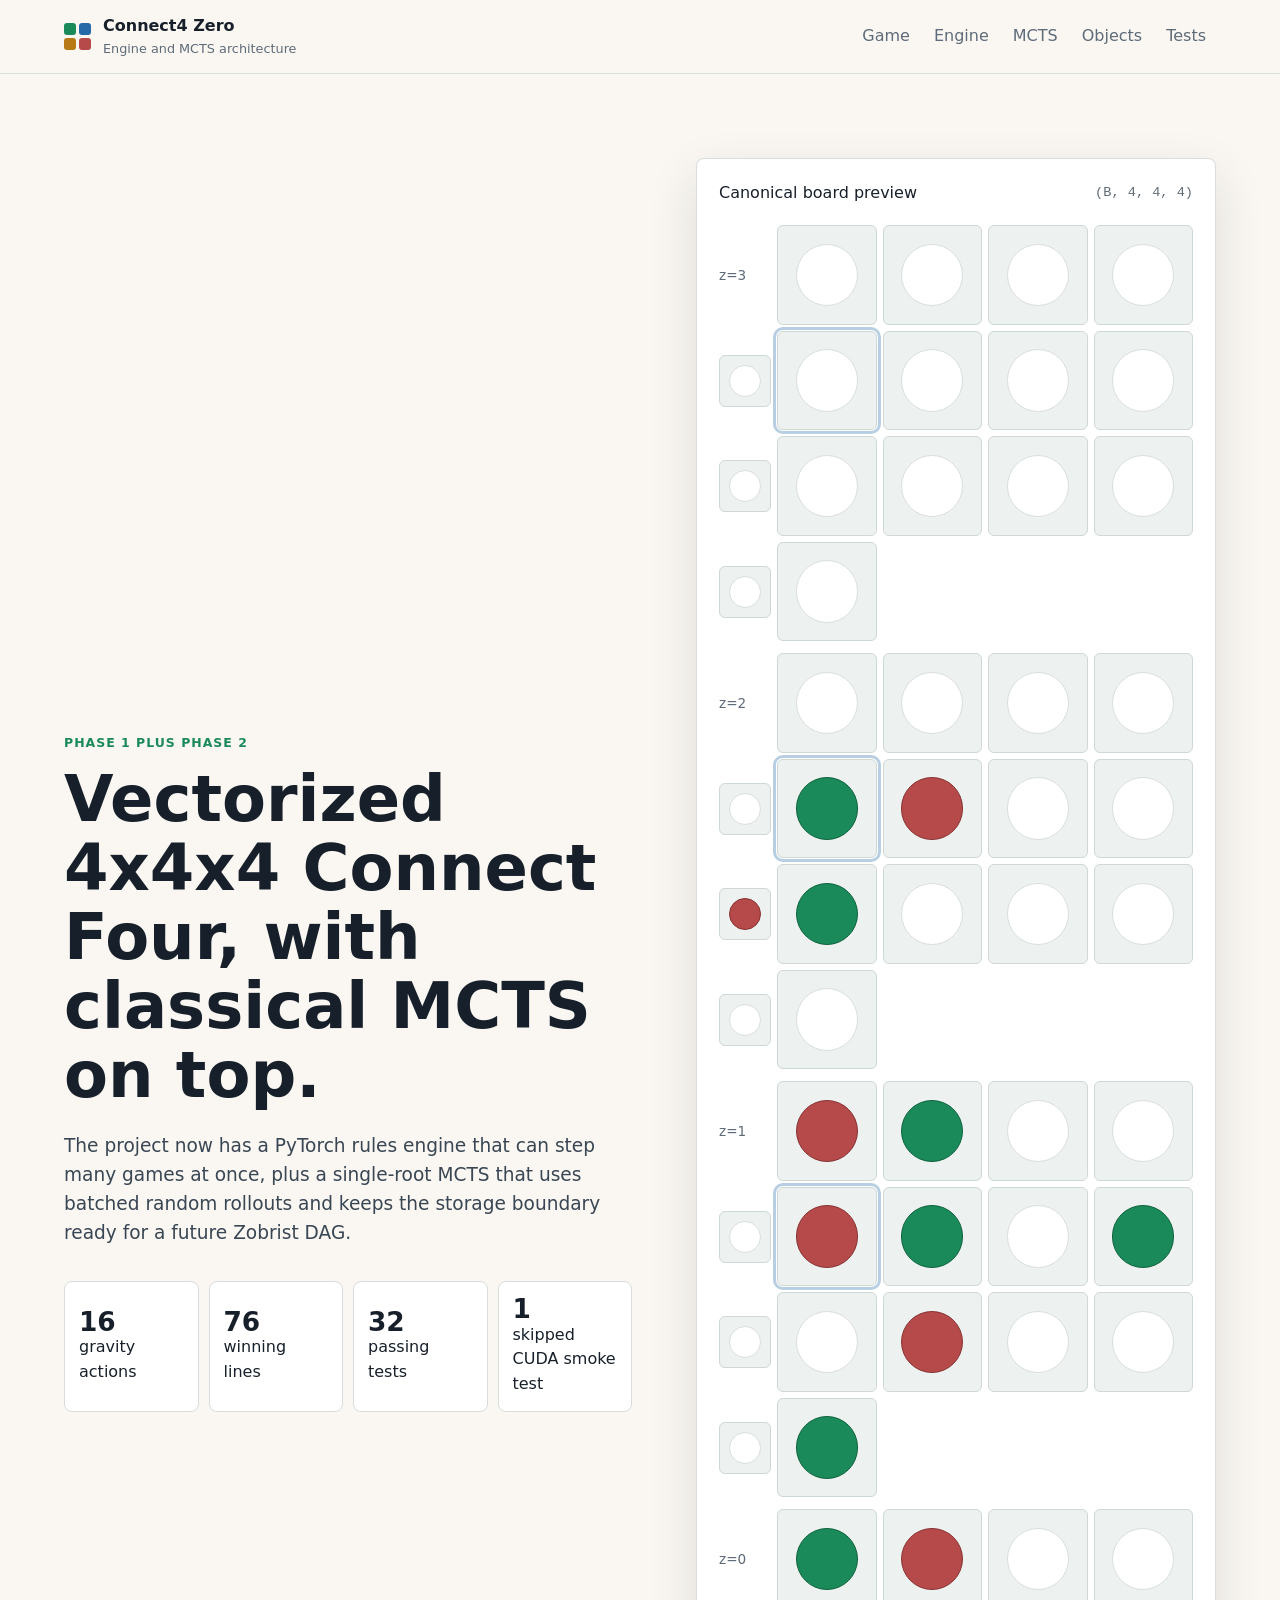
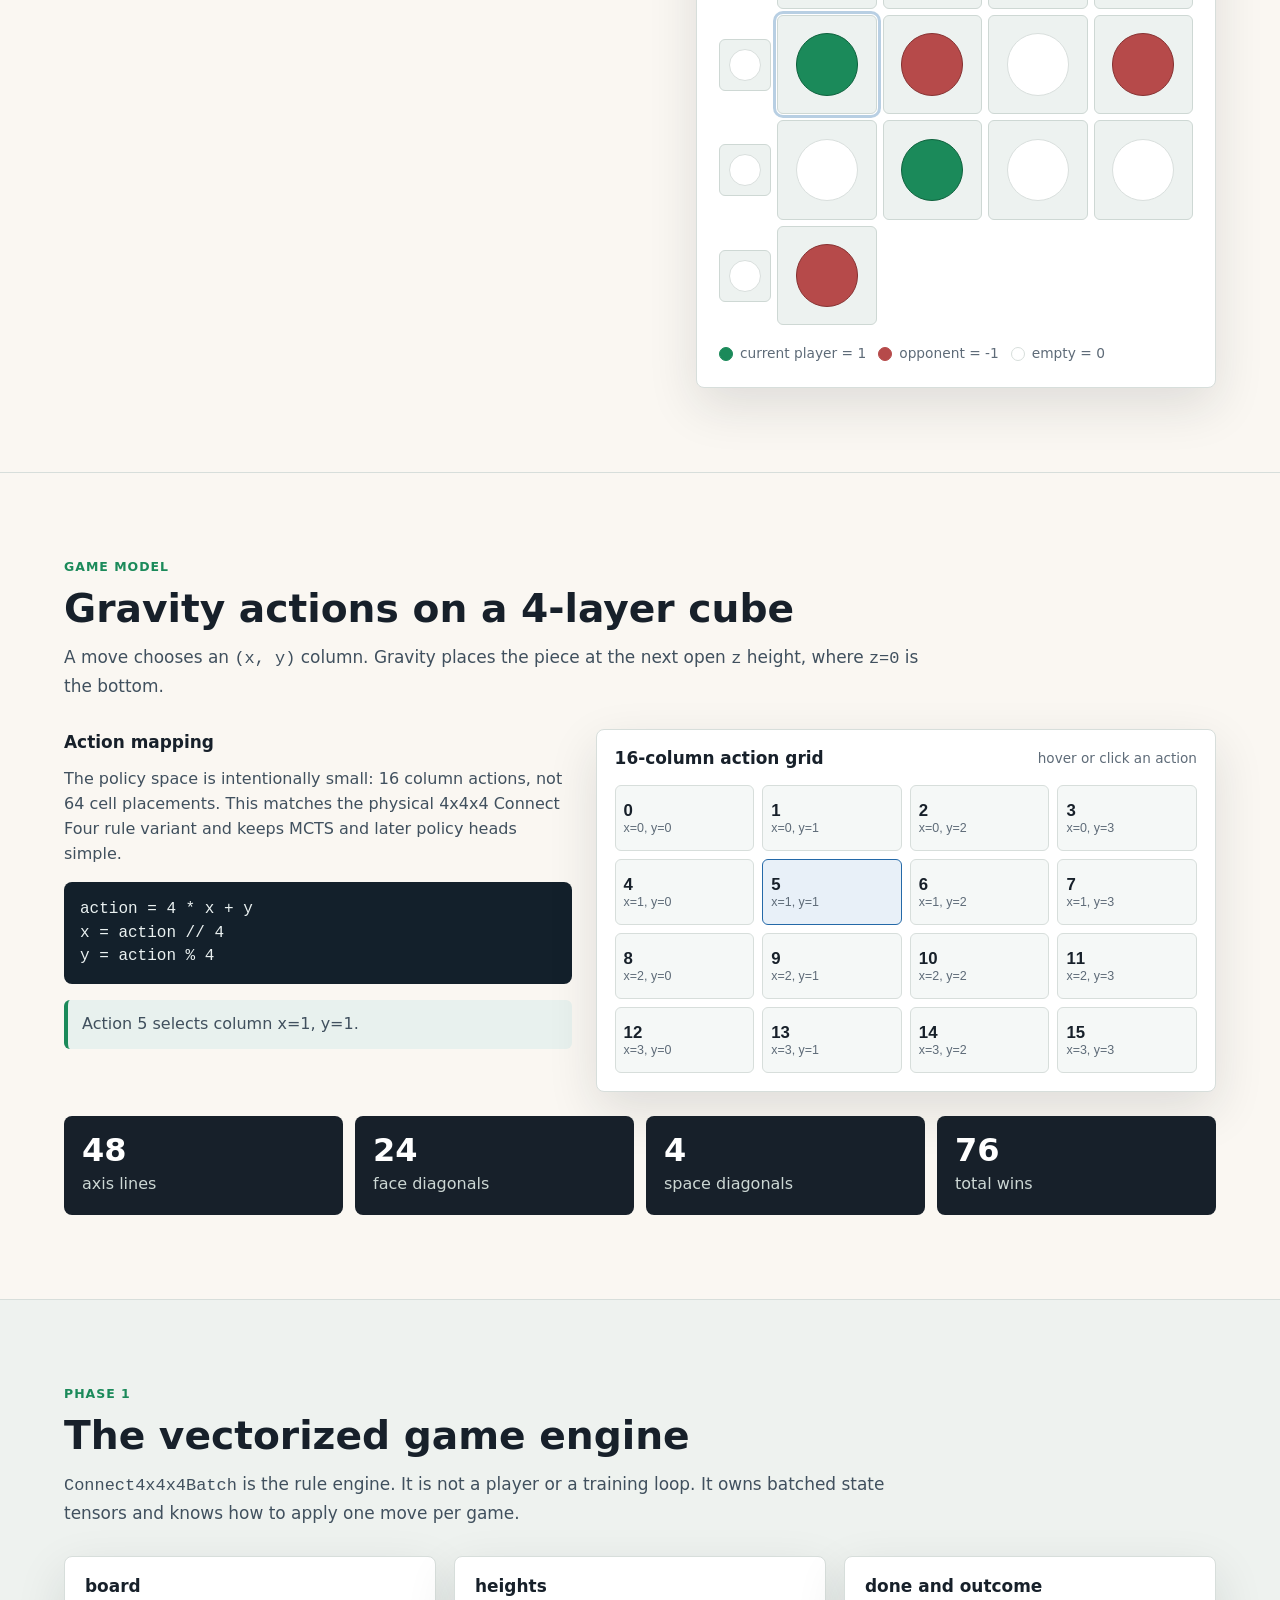
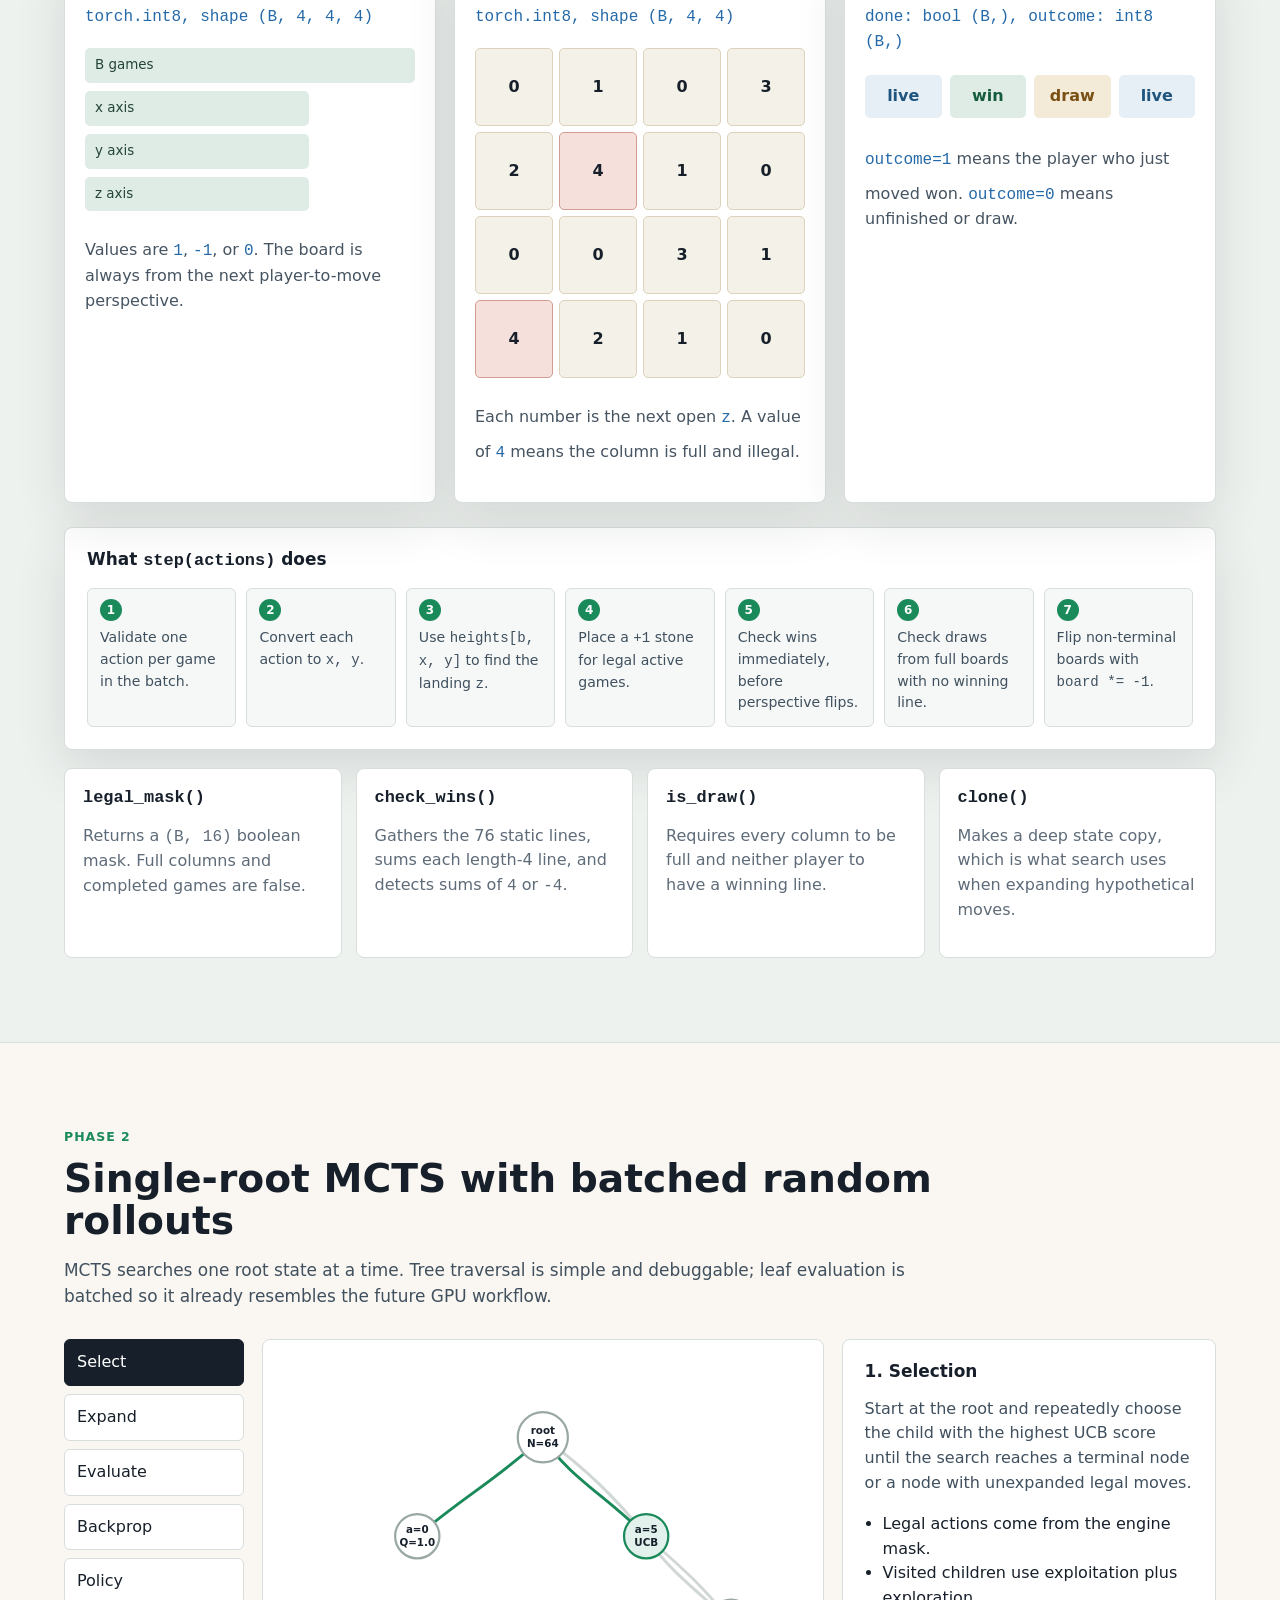
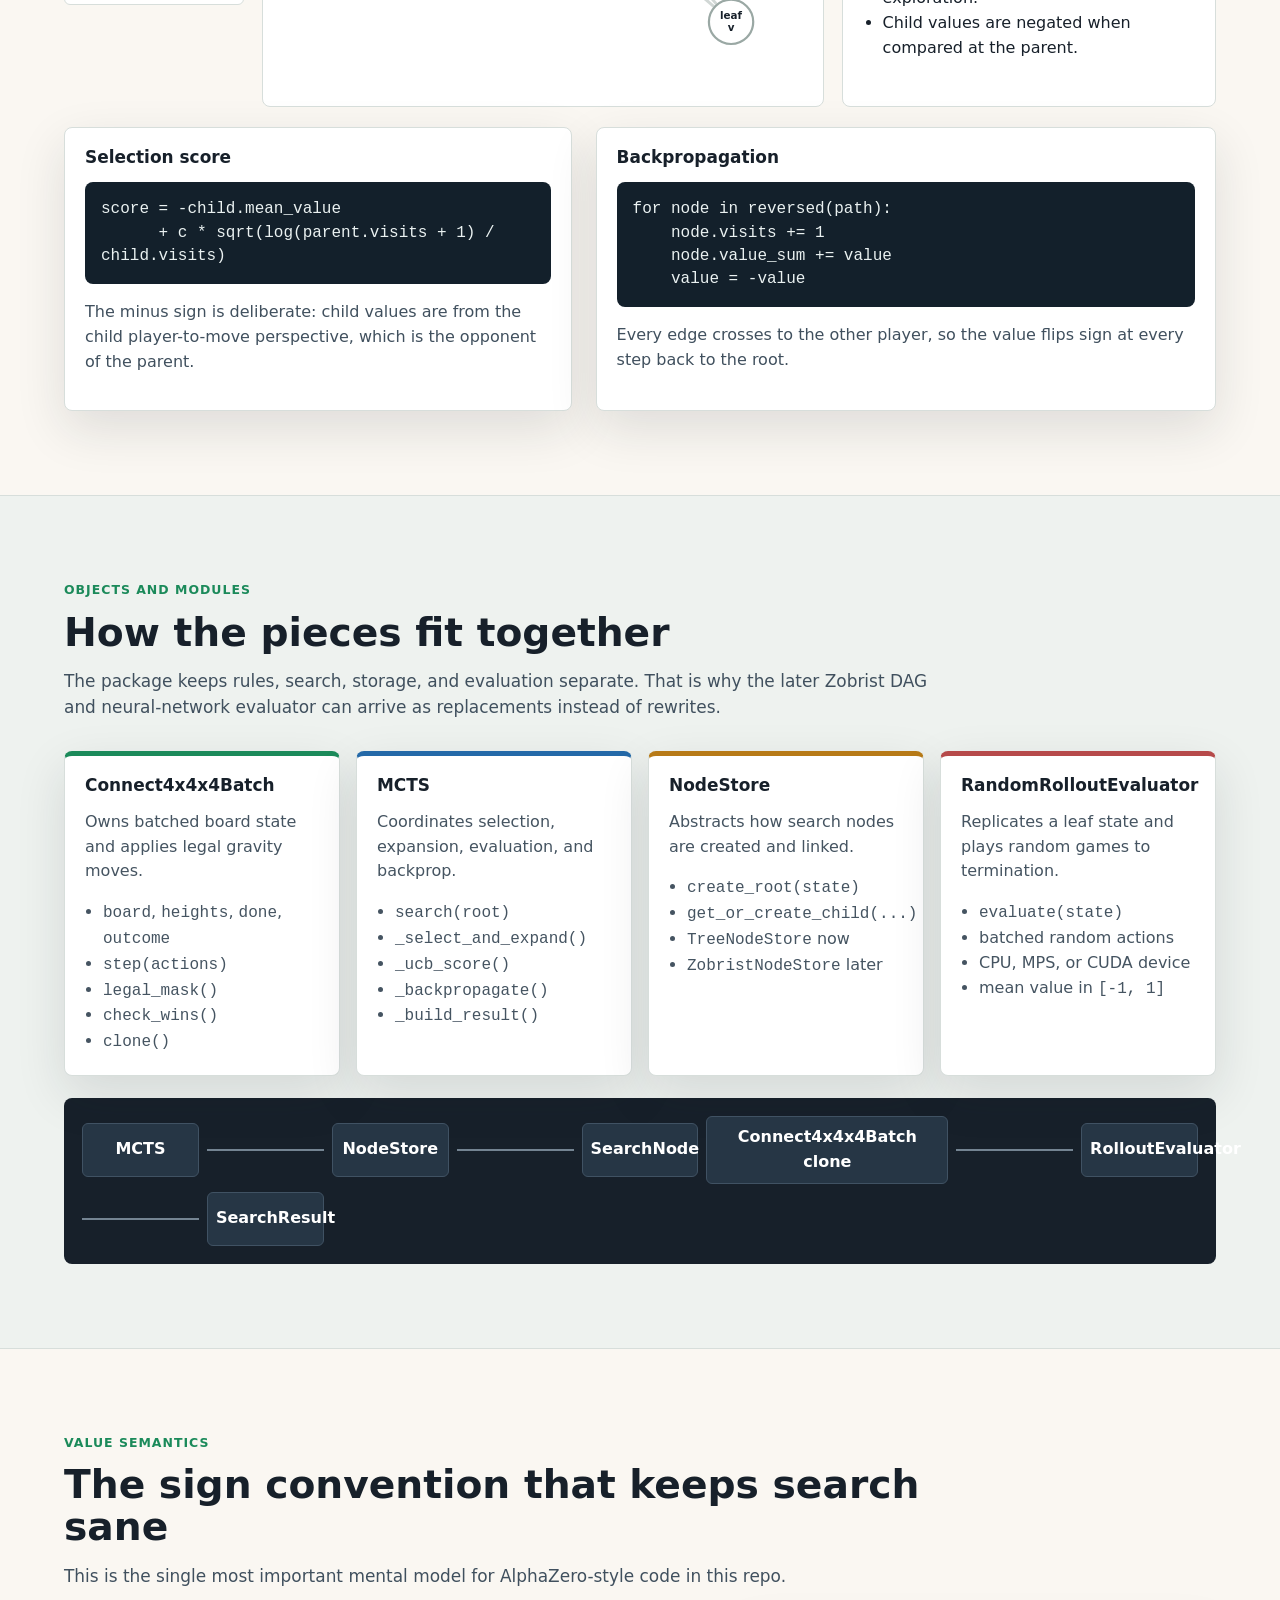
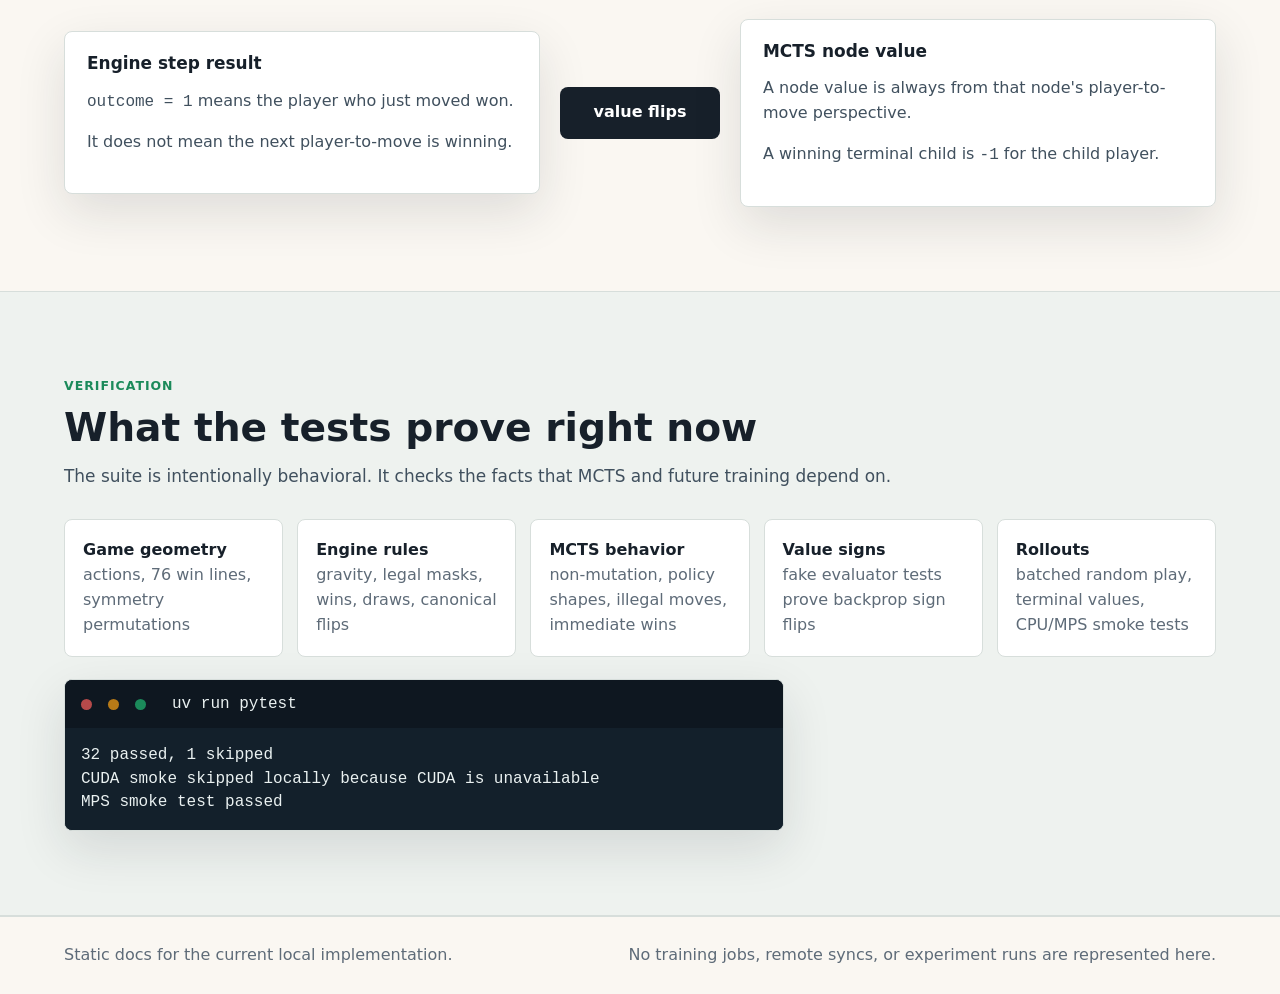
<file: docs/site/index.html>
<!doctype html>
<html lang="en">
  <head>
    <meta charset="utf-8" />
    <meta name="viewport" content="width=device-width, initial-scale=1" />
    <title>Connect4 Zero Architecture</title>
    <link rel="stylesheet" href="styles.css" />
  </head>
  <body>
    <a class="skip-link" href="#main">Skip to content</a>

    <header class="site-header">
      <div class="site-mark">
        <span class="mark-grid" aria-hidden="true">
          <span></span><span></span><span></span><span></span>
        </span>
        <div>
          <strong>Connect4 Zero</strong>
          <small>Engine and MCTS architecture</small>
        </div>
      </div>
      <nav class="top-nav" aria-label="Page sections">
        <a href="#game">Game</a>
        <a href="#engine">Engine</a>
        <a href="#search">MCTS</a>
        <a href="#uml">Objects</a>
        <a href="#tests">Tests</a>
      </nav>
    </header>

    <main id="main">
      <section class="hero-band">
        <div class="hero-copy">
          <p class="eyebrow">Phase 1 plus Phase 2</p>
          <h1>Vectorized 4x4x4 Connect Four, with classical MCTS on top.</h1>
          <p class="lead">
            The project now has a PyTorch rules engine that can step many games
            at once, plus a single-root MCTS that uses batched random rollouts
            and keeps the storage boundary ready for a future Zobrist DAG.
          </p>
          <div class="facts-row" aria-label="Current implementation facts">
            <span><strong>16</strong> gravity actions</span>
            <span><strong>76</strong> winning lines</span>
            <span><strong>32</strong> passing tests</span>
            <span><strong>1</strong> skipped CUDA smoke test</span>
          </div>
        </div>

        <div class="hero-visual" aria-label="4x4x4 board preview">
          <div class="cube-title">
            <span>Canonical board preview</span>
            <code>(B, 4, 4, 4)</code>
          </div>
          <div id="hero-board" class="board-stack"></div>
          <div class="legend">
            <span><i class="stone current"></i>current player = 1</span>
            <span><i class="stone opponent"></i>opponent = -1</span>
            <span><i class="stone empty"></i>empty = 0</span>
          </div>
        </div>
      </section>

      <section id="game" class="content-band">
        <div class="section-heading">
          <p class="eyebrow">Game model</p>
          <h2>Gravity actions on a 4-layer cube</h2>
          <p>
            A move chooses an <code>(x, y)</code> column. Gravity places the
            piece at the next open <code>z</code> height, where <code>z=0</code>
            is the bottom.
          </p>
        </div>

        <div class="two-column">
          <div class="explain-block">
            <h3>Action mapping</h3>
            <p>
              The policy space is intentionally small: 16 column actions, not
              64 cell placements. This matches the physical 4x4x4 Connect Four
              rule variant and keeps MCTS and later policy heads simple.
            </p>
            <pre><code>action = 4 * x + y
x = action // 4
y = action % 4</code></pre>
            <p id="action-readout" class="readout">
              Action 5 selects column x=1, y=1.
            </p>
          </div>

          <div class="action-panel">
            <div class="panel-header">
              <h3>16-column action grid</h3>
              <span>hover or click an action</span>
            </div>
            <div id="action-grid" class="action-grid" aria-label="Action grid"></div>
          </div>
        </div>

        <div class="line-summary">
          <div>
            <strong>48</strong>
            <span>axis lines</span>
          </div>
          <div>
            <strong>24</strong>
            <span>face diagonals</span>
          </div>
          <div>
            <strong>4</strong>
            <span>space diagonals</span>
          </div>
          <div>
            <strong>76</strong>
            <span>total wins</span>
          </div>
        </div>
      </section>

      <section id="engine" class="content-band alt-band">
        <div class="section-heading">
          <p class="eyebrow">Phase 1</p>
          <h2>The vectorized game engine</h2>
          <p>
            <code>Connect4x4x4Batch</code> is the rule engine. It is not a
            player or a training loop. It owns batched state tensors and knows
            how to apply one move per game.
          </p>
        </div>

        <div class="tensor-layout">
          <div class="tensor-card">
            <h3>board</h3>
            <code>torch.int8, shape (B, 4, 4, 4)</code>
            <div class="tensor-bars" aria-hidden="true">
              <span style="--w: 100%">B games</span>
              <span style="--w: 68%">x axis</span>
              <span style="--w: 68%">y axis</span>
              <span style="--w: 68%">z axis</span>
            </div>
            <p>
              Values are <code>1</code>, <code>-1</code>, or <code>0</code>.
              The board is always from the next player-to-move perspective.
            </p>
          </div>

          <div class="tensor-card">
            <h3>heights</h3>
            <code>torch.int8, shape (B, 4, 4)</code>
            <div class="height-map" aria-label="Height map example">
              <span>0</span><span>1</span><span>0</span><span>3</span>
              <span>2</span><span>4</span><span>1</span><span>0</span>
              <span>0</span><span>0</span><span>3</span><span>1</span>
              <span>4</span><span>2</span><span>1</span><span>0</span>
            </div>
            <p>
              Each number is the next open <code>z</code>. A value of
              <code>4</code> means the column is full and illegal.
            </p>
          </div>

          <div class="tensor-card">
            <h3>done and outcome</h3>
            <code>done: bool (B,), outcome: int8 (B,)</code>
            <div class="outcome-strip" aria-hidden="true">
              <span class="live">live</span>
              <span class="win">win</span>
              <span class="draw">draw</span>
              <span class="live">live</span>
            </div>
            <p>
              <code>outcome=1</code> means the player who just moved won.
              <code>outcome=0</code> means unfinished or draw.
            </p>
          </div>
        </div>

        <div class="method-flow">
          <h3>What <code>step(actions)</code> does</h3>
          <ol>
            <li>Validate one action per game in the batch.</li>
            <li>Convert each action to <code>x, y</code>.</li>
            <li>Use <code>heights[b, x, y]</code> to find the landing <code>z</code>.</li>
            <li>Place a <code>+1</code> stone for legal active games.</li>
            <li>Check wins immediately, before perspective flips.</li>
            <li>Check draws from full boards with no winning line.</li>
            <li>Flip non-terminal boards with <code>board *= -1</code>.</li>
          </ol>
        </div>

        <div class="method-grid">
          <article>
            <h3><code>legal_mask()</code></h3>
            <p>Returns a <code>(B, 16)</code> boolean mask. Full columns and completed games are false.</p>
          </article>
          <article>
            <h3><code>check_wins()</code></h3>
            <p>Gathers the 76 static lines, sums each length-4 line, and detects sums of <code>4</code> or <code>-4</code>.</p>
          </article>
          <article>
            <h3><code>is_draw()</code></h3>
            <p>Requires every column to be full and neither player to have a winning line.</p>
          </article>
          <article>
            <h3><code>clone()</code></h3>
            <p>Makes a deep state copy, which is what search uses when expanding hypothetical moves.</p>
          </article>
        </div>
      </section>

      <section id="search" class="content-band">
        <div class="section-heading">
          <p class="eyebrow">Phase 2</p>
          <h2>Single-root MCTS with batched random rollouts</h2>
          <p>
            MCTS searches one root state at a time. Tree traversal is simple
            and debuggable; leaf evaluation is batched so it already resembles
            the future GPU workflow.
          </p>
        </div>

        <div class="search-stage">
          <div class="stage-controls" role="tablist" aria-label="MCTS stages">
            <button class="stage-button active" data-stage="select" type="button">Select</button>
            <button class="stage-button" data-stage="expand" type="button">Expand</button>
            <button class="stage-button" data-stage="evaluate" type="button">Evaluate</button>
            <button class="stage-button" data-stage="backprop" type="button">Backprop</button>
            <button class="stage-button" data-stage="policy" type="button">Policy</button>
          </div>

          <div class="stage-visual">
            <div class="tree-svg-wrap" aria-label="MCTS tree diagram">
              <svg id="tree-svg" viewBox="0 0 720 360" role="img" aria-labelledby="tree-title">
                <title id="tree-title">MCTS search tree flow</title>
                <defs>
                  <marker id="arrow" markerWidth="8" markerHeight="8" refX="6" refY="3" orient="auto">
                    <path d="M0,0 L0,6 L7,3 z"></path>
                  </marker>
                </defs>
                <path class="edge edge-select" d="M360 64 C300 120, 250 146, 190 198"></path>
                <path class="edge edge-select" d="M360 64 C395 118, 448 145, 500 198"></path>
                <path class="edge edge-expand" d="M500 198 C545 238, 575 263, 615 314"></path>
                <path class="edge edge-backprop" d="M615 314 C560 265, 525 238, 500 198"></path>
                <path class="edge edge-backprop" d="M500 198 C455 140, 410 100, 360 64"></path>

                <g class="node node-root" transform="translate(360 64)">
                  <circle r="34"></circle>
                  <text y="-4">root</text>
                  <text y="13">N=64</text>
                </g>
                <g class="node" transform="translate(190 198)">
                  <circle r="30"></circle>
                  <text y="-4">a=0</text>
                  <text y="13">Q=1.0</text>
                </g>
                <g class="node node-focus" transform="translate(500 198)">
                  <circle r="30"></circle>
                  <text y="-4">a=5</text>
                  <text y="13">UCB</text>
                </g>
                <g class="node node-leaf" transform="translate(615 314)">
                  <circle r="30"></circle>
                  <text y="-4">leaf</text>
                  <text y="13">v</text>
                </g>
              </svg>
            </div>
            <div id="stage-copy" class="stage-copy"></div>
          </div>
        </div>

        <div class="formula-band">
          <div>
            <h3>Selection score</h3>
            <pre><code>score = -child.mean_value
      + c * sqrt(log(parent.visits + 1) / child.visits)</code></pre>
            <p>
              The minus sign is deliberate: child values are from the child
              player-to-move perspective, which is the opponent of the parent.
            </p>
          </div>
          <div>
            <h3>Backpropagation</h3>
            <pre><code>for node in reversed(path):
    node.visits += 1
    node.value_sum += value
    value = -value</code></pre>
            <p>
              Every edge crosses to the other player, so the value flips sign
              at every step back to the root.
            </p>
          </div>
        </div>
      </section>

      <section id="uml" class="content-band alt-band">
        <div class="section-heading">
          <p class="eyebrow">Objects and modules</p>
          <h2>How the pieces fit together</h2>
          <p>
            The package keeps rules, search, storage, and evaluation separate.
            That is why the later Zobrist DAG and neural-network evaluator can
            arrive as replacements instead of rewrites.
          </p>
        </div>

        <div class="uml-grid">
          <article class="uml-box engine-box">
            <h3>Connect4x4x4Batch</h3>
            <p>Owns batched board state and applies legal gravity moves.</p>
            <ul>
              <li><code>board</code>, <code>heights</code>, <code>done</code>, <code>outcome</code></li>
              <li><code>step(actions)</code></li>
              <li><code>legal_mask()</code></li>
              <li><code>check_wins()</code></li>
              <li><code>clone()</code></li>
            </ul>
          </article>

          <article class="uml-box search-box">
            <h3>MCTS</h3>
            <p>Coordinates selection, expansion, evaluation, and backprop.</p>
            <ul>
              <li><code>search(root)</code></li>
              <li><code>_select_and_expand()</code></li>
              <li><code>_ucb_score()</code></li>
              <li><code>_backpropagate()</code></li>
              <li><code>_build_result()</code></li>
            </ul>
          </article>

          <article class="uml-box node-box">
            <h3>NodeStore</h3>
            <p>Abstracts how search nodes are created and linked.</p>
            <ul>
              <li><code>create_root(state)</code></li>
              <li><code>get_or_create_child(...)</code></li>
              <li><code>TreeNodeStore</code> now</li>
              <li><code>ZobristNodeStore</code> later</li>
            </ul>
          </article>

          <article class="uml-box rollout-box">
            <h3>RandomRolloutEvaluator</h3>
            <p>Replicates a leaf state and plays random games to termination.</p>
            <ul>
              <li><code>evaluate(state)</code></li>
              <li>batched random actions</li>
              <li>CPU, MPS, or CUDA device</li>
              <li>mean value in <code>[-1, 1]</code></li>
            </ul>
          </article>
        </div>

        <div class="dependency-map" aria-label="Dependency map">
          <div class="dep-node">MCTS</div>
          <div class="dep-line"></div>
          <div class="dep-node">NodeStore</div>
          <div class="dep-line"></div>
          <div class="dep-node">SearchNode</div>
          <div class="dep-node wide">Connect4x4x4Batch clone</div>
          <div class="dep-line"></div>
          <div class="dep-node">RolloutEvaluator</div>
          <div class="dep-line"></div>
          <div class="dep-node">SearchResult</div>
        </div>
      </section>

      <section class="content-band">
        <div class="section-heading">
          <p class="eyebrow">Value semantics</p>
          <h2>The sign convention that keeps search sane</h2>
          <p>
            This is the single most important mental model for AlphaZero-style
            code in this repo.
          </p>
        </div>

        <div class="value-diagram">
          <div class="perspective-card">
            <h3>Engine step result</h3>
            <p><code>outcome = 1</code> means the player who just moved won.</p>
            <p>It does not mean the next player-to-move is winning.</p>
          </div>
          <div class="sign-arrow">value flips</div>
          <div class="perspective-card">
            <h3>MCTS node value</h3>
            <p>A node value is always from that node's player-to-move perspective.</p>
            <p>A winning terminal child is <code>-1</code> for the child player.</p>
          </div>
        </div>
      </section>

      <section id="tests" class="content-band alt-band">
        <div class="section-heading">
          <p class="eyebrow">Verification</p>
          <h2>What the tests prove right now</h2>
          <p>
            The suite is intentionally behavioral. It checks the facts that
            MCTS and future training depend on.
          </p>
        </div>

        <div class="test-grid">
          <article>
            <strong>Game geometry</strong>
            <span>actions, 76 win lines, symmetry permutations</span>
          </article>
          <article>
            <strong>Engine rules</strong>
            <span>gravity, legal masks, wins, draws, canonical flips</span>
          </article>
          <article>
            <strong>MCTS behavior</strong>
            <span>non-mutation, policy shapes, illegal moves, immediate wins</span>
          </article>
          <article>
            <strong>Value signs</strong>
            <span>fake evaluator tests prove backprop sign flips</span>
          </article>
          <article>
            <strong>Rollouts</strong>
            <span>batched random play, terminal values, CPU/MPS smoke tests</span>
          </article>
        </div>

        <div class="terminal">
          <div class="terminal-bar">
            <span></span><span></span><span></span>
            <code>uv run pytest</code>
          </div>
          <pre><code>32 passed, 1 skipped
CUDA smoke skipped locally because CUDA is unavailable
MPS smoke test passed</code></pre>
        </div>
      </section>
    </main>

    <footer class="site-footer">
      <span>Static docs for the current local implementation.</span>
      <span>No training jobs, remote syncs, or experiment runs are represented here.</span>
    </footer>

    <script src="app.js"></script>
  </body>
</html>
</file>
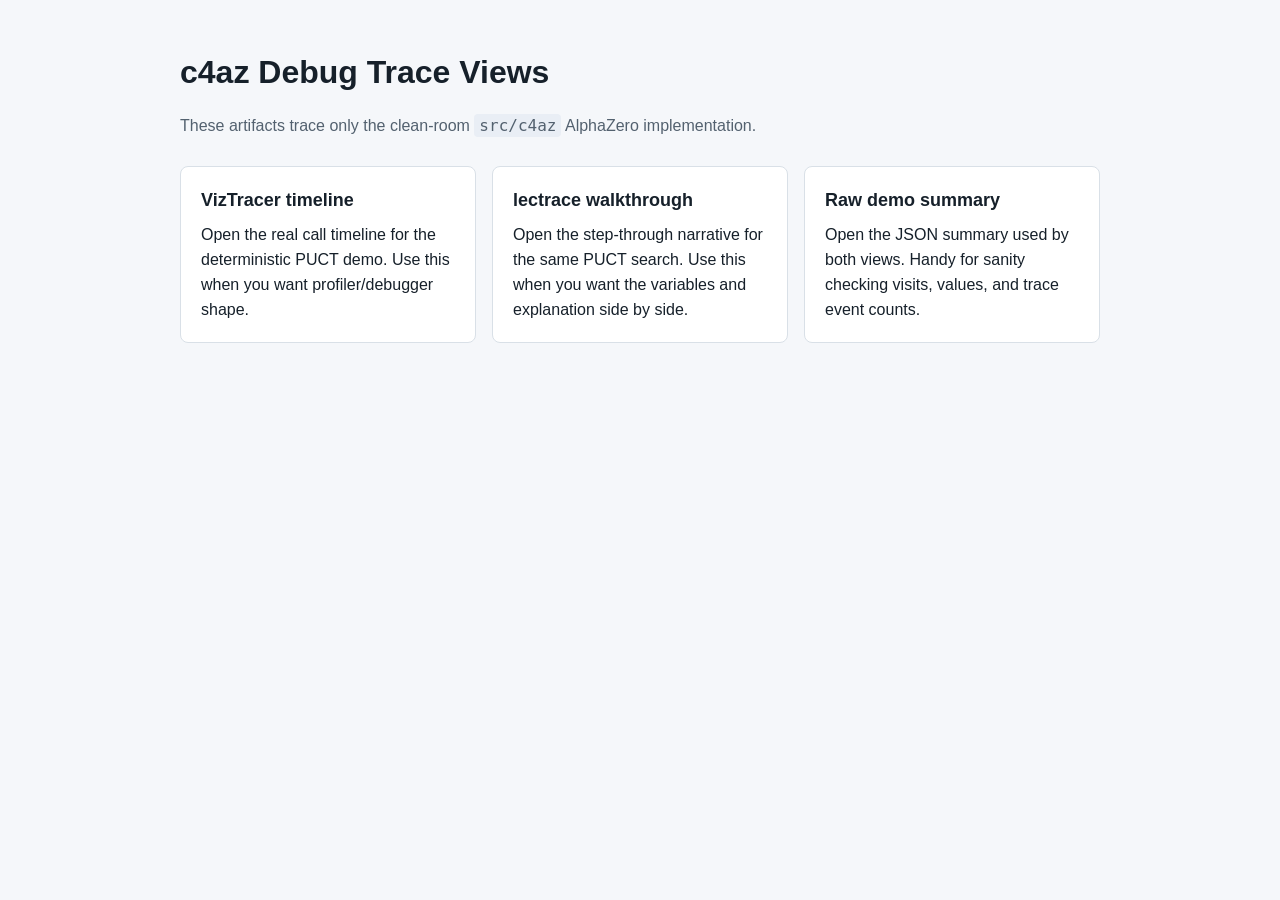
<file: archive/python_c4az_2026_05_14/docs/c4az_trace/index.html>
<!doctype html>
<html lang="en">
<head>
  <meta charset="utf-8">
  <meta name="viewport" content="width=device-width, initial-scale=1">
  <title>c4az Debug Trace Views</title>
  <style>
    body {
      margin: 0;
      font: 16px/1.55 -apple-system, BlinkMacSystemFont, "Segoe UI", sans-serif;
      color: #16202a;
      background: #f5f7fa;
    }
    main {
      max-width: 920px;
      margin: 0 auto;
      padding: 48px 24px;
    }
    h1 { margin: 0 0 12px; font-size: 32px; }
    p { color: #53616f; }
    .grid {
      display: grid;
      grid-template-columns: repeat(auto-fit, minmax(260px, 1fr));
      gap: 16px;
      margin-top: 28px;
    }
    a.card {
      display: block;
      min-height: 130px;
      padding: 20px;
      border: 1px solid #d9e0e7;
      border-radius: 8px;
      background: #fff;
      color: inherit;
      text-decoration: none;
    }
    a.card strong { display: block; margin-bottom: 8px; font-size: 18px; }
    code { background: #e9eef5; padding: 2px 5px; border-radius: 4px; }
  </style>
</head>
<body>
  <main>
    <h1>c4az Debug Trace Views</h1>
    <p>These artifacts trace only the clean-room <code>src/c4az</code> AlphaZero implementation.</p>
    <div class="grid">
      <a class="card" href="viztracer/puct_demo.html"><strong>VizTracer timeline</strong><span>Open the real call timeline for the deterministic PUCT demo. Use this when you want profiler/debugger shape.</span></a>
      <a class="card" href="lectrace_site/index.html"><strong>lectrace walkthrough</strong><span>Open the step-through narrative for the same PUCT search. Use this when you want the variables and explanation side by side.</span></a>
      <a class="card" href="puct_demo_summary.json"><strong>Raw demo summary</strong><span>Open the JSON summary used by both views. Handy for sanity checking visits, values, and trace event counts.</span></a>
    </div>
  </main>
</body>
</html>
</file>
<file: docs/site/styles.css>
:root {
  color-scheme: light;
  --ink: #17202a;
  --muted: #5e6b78;
  --paper: #faf7f2;
  --surface: #ffffff;
  --line: #d7dedb;
  --green: #1b8a5a;
  --blue: #2469a8;
  --red: #b64a4a;
  --amber: #b77a17;
  --violet: #6d5cae;
  --shadow: 0 18px 50px rgba(23, 32, 42, 0.12);
}

* {
  box-sizing: border-box;
}

html {
  scroll-behavior: smooth;
}

body {
  margin: 0;
  background: var(--paper);
  color: var(--ink);
  font-family:
    Inter, ui-sans-serif, system-ui, -apple-system, BlinkMacSystemFont, "Segoe UI",
    sans-serif;
  line-height: 1.55;
}

a {
  color: inherit;
}

code,
pre {
  font-family: "SFMono-Regular", Consolas, "Liberation Mono", monospace;
}

pre {
  overflow-x: auto;
  margin: 16px 0 0;
  padding: 16px;
  background: #13202b;
  color: #eaf1f1;
  border-radius: 8px;
  line-height: 1.45;
}

pre code {
  white-space: pre-wrap;
  overflow-wrap: anywhere;
}

.skip-link {
  position: absolute;
  top: -80px;
  left: 16px;
  z-index: 20;
  padding: 10px 14px;
  background: var(--ink);
  color: #fff;
  border-radius: 6px;
}

.skip-link:focus {
  top: 16px;
}

.site-header {
  position: sticky;
  top: 0;
  z-index: 10;
  display: flex;
  align-items: center;
  justify-content: space-between;
  gap: 24px;
  min-height: 72px;
  padding: 14px clamp(18px, 5vw, 64px);
  background: rgba(250, 247, 242, 0.92);
  border-bottom: 1px solid var(--line);
  backdrop-filter: blur(16px);
}

.site-mark {
  display: flex;
  align-items: center;
  gap: 12px;
}

.site-mark strong,
.site-mark small {
  display: block;
}

.site-mark small {
  color: var(--muted);
  font-size: 0.8rem;
}

.mark-grid {
  display: grid;
  grid-template-columns: repeat(2, 12px);
  grid-template-rows: repeat(2, 12px);
  gap: 3px;
}

.mark-grid span {
  border-radius: 3px;
  background: var(--green);
}

.mark-grid span:nth-child(2) {
  background: var(--blue);
}

.mark-grid span:nth-child(3) {
  background: var(--amber);
}

.mark-grid span:nth-child(4) {
  background: var(--red);
}

.top-nav {
  display: flex;
  flex-wrap: wrap;
  justify-content: flex-end;
  gap: 4px;
}

.top-nav a {
  padding: 8px 10px;
  color: var(--muted);
  text-decoration: none;
  border-radius: 6px;
}

.top-nav a:hover,
.top-nav a:focus {
  background: #edf1ef;
  color: var(--ink);
}

.hero-band,
.content-band {
  padding: clamp(40px, 7vw, 84px) clamp(18px, 5vw, 64px);
}

.hero-band {
  display: grid;
  grid-template-columns: minmax(0, 1fr) minmax(360px, 520px);
  align-items: center;
  gap: clamp(28px, 5vw, 72px);
  min-height: calc(100vh - 72px);
  border-bottom: 1px solid var(--line);
}

.hero-copy {
  max-width: 820px;
}

.eyebrow {
  margin: 0 0 12px;
  color: var(--green);
  font-size: 0.78rem;
  font-weight: 800;
  letter-spacing: 0.08em;
  text-transform: uppercase;
}

h1,
h2,
h3 {
  margin: 0;
  line-height: 1.08;
}

h1 {
  max-width: 900px;
  font-size: 4rem;
}

h2 {
  font-size: 2.45rem;
}

h3 {
  font-size: 1.06rem;
}

.lead {
  max-width: 760px;
  margin: 22px 0 0;
  color: #394653;
  font-size: 1.16rem;
}

.facts-row {
  display: grid;
  grid-template-columns: repeat(4, minmax(110px, 1fr));
  gap: 10px;
  margin-top: 34px;
}

.facts-row span {
  display: grid;
  min-height: 76px;
  align-content: center;
  padding: 14px;
  background: var(--surface);
  border: 1px solid var(--line);
  border-radius: 8px;
}

.facts-row strong {
  display: block;
  font-size: 1.65rem;
  line-height: 1;
}

.hero-visual,
.action-panel,
.tensor-card,
.method-flow,
.formula-band > div,
.uml-box,
.perspective-card,
.terminal {
  background: var(--surface);
  border: 1px solid var(--line);
  border-radius: 8px;
  box-shadow: var(--shadow);
}

.hero-visual,
.action-panel,
.tensor-card,
.formula-band > div,
.uml-box,
.stage-copy,
.tree-svg-wrap,
.terminal {
  min-width: 0;
}

.hero-visual {
  padding: 22px;
}

.cube-title,
.panel-header,
.terminal-bar {
  display: flex;
  align-items: center;
  justify-content: space-between;
  gap: 16px;
}

.cube-title code,
.panel-header span {
  color: var(--muted);
  font-size: 0.85rem;
}

.board-stack {
  display: grid;
  gap: 12px;
  margin-top: 20px;
}

.board-layer {
  display: grid;
  grid-template-columns: 52px repeat(4, minmax(34px, 1fr));
  gap: 6px;
  align-items: center;
}

.layer-label {
  color: var(--muted);
  font-size: 0.85rem;
}

.cell {
  position: relative;
  aspect-ratio: 1;
  min-width: 0;
  border: 1px solid #ced8d4;
  border-radius: 6px;
  background: #edf2f0;
}

.cell::after {
  content: "";
  position: absolute;
  inset: 18%;
  border-radius: 50%;
  background: #fff;
  border: 1px solid #d9dfdd;
}

.cell.current::after {
  background: var(--green);
  border-color: #0f623e;
}

.cell.opponent::after {
  background: var(--red);
  border-color: #873333;
}

.cell.highlight {
  outline: 3px solid rgba(36, 105, 168, 0.32);
  outline-offset: 1px;
}

.legend {
  display: flex;
  flex-wrap: wrap;
  gap: 12px;
  margin-top: 18px;
  color: var(--muted);
  font-size: 0.86rem;
}

.legend span {
  display: inline-flex;
  align-items: center;
  gap: 7px;
}

.stone {
  width: 14px;
  height: 14px;
  border: 1px solid var(--line);
  border-radius: 50%;
  background: #fff;
}

.stone.current {
  background: var(--green);
  border-color: var(--green);
}

.stone.opponent {
  background: var(--red);
  border-color: var(--red);
}

.alt-band {
  background: #eef2ef;
  border-top: 1px solid var(--line);
  border-bottom: 1px solid var(--line);
}

.section-heading {
  max-width: 880px;
  margin-bottom: 30px;
}

.section-heading p:not(.eyebrow) {
  margin: 14px 0 0;
  color: #40505e;
  font-size: 1.06rem;
}

.two-column,
.formula-band {
  display: grid;
  grid-template-columns: minmax(0, 0.9fr) minmax(360px, 1.1fr);
  gap: 24px;
  align-items: stretch;
}

.explain-block {
  padding: 4px 0;
}

.explain-block p {
  color: #40505e;
}

.readout {
  padding: 12px 14px;
  background: #e8f1ee;
  border-left: 4px solid var(--green);
  border-radius: 6px;
}

.action-panel {
  padding: 18px;
}

.action-grid {
  display: grid;
  grid-template-columns: repeat(4, minmax(52px, 1fr));
  gap: 8px;
  margin-top: 16px;
}

.action-cell {
  min-height: 66px;
  padding: 8px;
  background: #f5f8f7;
  border: 1px solid var(--line);
  border-radius: 6px;
  color: var(--ink);
  cursor: pointer;
  text-align: left;
}

.action-cell:hover,
.action-cell.active {
  border-color: var(--blue);
  background: #e8f0f8;
}

.action-cell strong {
  display: block;
  font-size: 1.05rem;
}

.action-cell span {
  display: block;
  color: var(--muted);
  font-size: 0.78rem;
}

.line-summary {
  display: grid;
  grid-template-columns: repeat(4, minmax(130px, 1fr));
  gap: 12px;
  margin-top: 24px;
}

.line-summary div {
  padding: 18px;
  background: #17202a;
  color: #fff;
  border-radius: 8px;
}

.line-summary strong {
  display: block;
  font-size: 2rem;
  line-height: 1;
}

.line-summary span {
  display: block;
  margin-top: 6px;
  color: #ccd7d4;
}

.tensor-layout {
  display: grid;
  grid-template-columns: repeat(3, minmax(0, 1fr));
  gap: 18px;
}

.tensor-card {
  padding: 20px;
}

.tensor-card code {
  display: inline-block;
  margin-top: 10px;
  color: var(--blue);
}

.tensor-card p {
  color: #465461;
}

.tensor-bars {
  display: grid;
  gap: 8px;
  margin: 18px 0;
}

.tensor-bars span {
  display: block;
  width: var(--w);
  padding: 7px 10px;
  background: #dfece6;
  border-radius: 5px;
  color: #244437;
  font-size: 0.84rem;
}

.height-map {
  display: grid;
  grid-template-columns: repeat(4, 1fr);
  gap: 6px;
  margin: 18px 0;
}

.height-map span {
  display: grid;
  aspect-ratio: 1;
  place-items: center;
  background: #f4f1e8;
  border: 1px solid #ddd3bd;
  border-radius: 5px;
  font-weight: 700;
}

.height-map span:nth-child(6),
.height-map span:nth-child(13) {
  background: #f6e0dc;
  border-color: #d29c92;
}

.outcome-strip {
  display: grid;
  grid-template-columns: repeat(4, 1fr);
  gap: 8px;
  margin: 20px 0;
}

.outcome-strip span {
  padding: 9px;
  border-radius: 5px;
  text-align: center;
  font-weight: 700;
}

.outcome-strip .live {
  background: #e7eff6;
  color: #1f547e;
}

.outcome-strip .win {
  background: #dfece6;
  color: #155c3c;
}

.outcome-strip .draw {
  background: #f3ead7;
  color: #7a4f13;
}

.method-flow {
  margin-top: 24px;
  padding: 22px;
}

.method-flow ol {
  display: grid;
  grid-template-columns: repeat(7, minmax(110px, 1fr));
  gap: 10px;
  margin: 18px 0 0;
  padding: 0;
  list-style: none;
  counter-reset: flow;
}

.method-flow li {
  position: relative;
  min-height: 116px;
  padding: 38px 12px 12px;
  background: #f5f8f7;
  border: 1px solid var(--line);
  border-radius: 6px;
  color: #40505e;
  font-size: 0.88rem;
}

.method-flow li::before {
  counter-increment: flow;
  content: counter(flow);
  position: absolute;
  top: 10px;
  left: 12px;
  display: grid;
  width: 22px;
  height: 22px;
  place-items: center;
  background: var(--green);
  color: #fff;
  border-radius: 50%;
  font-weight: 800;
  font-size: 0.75rem;
}

.method-grid,
.test-grid {
  display: grid;
  grid-template-columns: repeat(4, minmax(0, 1fr));
  gap: 14px;
  margin-top: 18px;
}

.method-grid article,
.test-grid article {
  padding: 18px;
  background: var(--surface);
  border: 1px solid var(--line);
  border-radius: 8px;
}

.method-grid p,
.test-grid span {
  color: var(--muted);
}

.search-stage {
  display: grid;
  grid-template-columns: 180px minmax(0, 1fr);
  gap: 18px;
}

.stage-controls {
  display: grid;
  gap: 8px;
  align-content: start;
}

.stage-button {
  min-height: 44px;
  padding: 10px 12px;
  background: #fff;
  border: 1px solid var(--line);
  border-radius: 6px;
  color: var(--ink);
  cursor: pointer;
  font: inherit;
  text-align: left;
}

.stage-button:hover,
.stage-button.active {
  background: #17202a;
  color: #fff;
  border-color: #17202a;
}

.stage-visual {
  display: grid;
  grid-template-columns: minmax(360px, 1.2fr) minmax(280px, 0.8fr);
  gap: 18px;
}

.tree-svg-wrap,
.stage-copy {
  background: var(--surface);
  border: 1px solid var(--line);
  border-radius: 8px;
}

.tree-svg-wrap {
  min-height: 360px;
  padding: 14px;
}

#tree-svg {
  width: 100%;
  height: 100%;
  min-height: 330px;
}

.edge {
  fill: none;
  stroke: #9aa8a4;
  stroke-width: 4;
  marker-end: url(#arrow);
  opacity: 0.45;
}

#arrow path {
  fill: #9aa8a4;
}

.node circle {
  fill: #fff;
  stroke: #9aa8a4;
  stroke-width: 3;
}

.node text {
  fill: var(--ink);
  font-size: 14px;
  font-weight: 800;
  text-anchor: middle;
}

body[data-stage="select"] .edge-select,
body[data-stage="expand"] .edge-expand,
body[data-stage="backprop"] .edge-backprop {
  stroke: var(--green);
  opacity: 1;
}

body[data-stage="select"] .node-focus circle,
body[data-stage="expand"] .node-leaf circle,
body[data-stage="evaluate"] .node-leaf circle,
body[data-stage="backprop"] .node-root circle,
body[data-stage="policy"] .node-root circle {
  fill: #e2f1eb;
  stroke: var(--green);
}

.stage-copy {
  padding: 22px;
}

.stage-copy p {
  color: #40505e;
}

.stage-copy ul {
  padding-left: 18px;
}

.formula-band {
  margin-top: 20px;
}

.formula-band > div {
  padding: 20px;
}

.formula-band p {
  color: #40505e;
}

.uml-grid {
  display: grid;
  grid-template-columns: repeat(4, minmax(0, 1fr));
  gap: 16px;
}

.uml-box {
  padding: 20px;
  border-top: 5px solid var(--blue);
}

.uml-box p,
.uml-box li {
  color: #455461;
}

.uml-box ul {
  margin: 16px 0 0;
  padding-left: 18px;
}

.engine-box {
  border-top-color: var(--green);
}

.search-box {
  border-top-color: var(--blue);
}

.node-box {
  border-top-color: var(--amber);
}

.rollout-box {
  border-top-color: var(--red);
}

.dependency-map {
  display: grid;
  grid-template-columns: repeat(9, minmax(80px, 1fr));
  align-items: center;
  gap: 8px;
  margin-top: 22px;
  padding: 18px;
  background: #17202a;
  border-radius: 8px;
  color: #fff;
}

.dep-node {
  min-height: 54px;
  display: grid;
  place-items: center;
  padding: 8px;
  background: #263645;
  border: 1px solid #405263;
  border-radius: 6px;
  text-align: center;
  font-weight: 800;
}

.dep-node.wide {
  grid-column: span 2;
}

.dep-line {
  height: 2px;
  background: #748492;
}

.value-diagram {
  display: grid;
  grid-template-columns: minmax(0, 1fr) 160px minmax(0, 1fr);
  align-items: center;
  gap: 20px;
}

.perspective-card {
  padding: 22px;
}

.perspective-card p {
  color: #40505e;
}

.sign-arrow {
  display: grid;
  min-height: 52px;
  place-items: center;
  background: var(--ink);
  color: #fff;
  border-radius: 8px;
  font-weight: 800;
  text-align: center;
}

.test-grid {
  grid-template-columns: repeat(5, minmax(0, 1fr));
}

.test-grid strong,
.test-grid span {
  display: block;
}

.terminal {
  max-width: 720px;
  margin-top: 22px;
  overflow: hidden;
  background: #13202b;
}

.terminal-bar {
  padding: 12px 16px;
  background: #0e1720;
  color: #eaf1f1;
  justify-content: flex-start;
}

.terminal-bar span {
  width: 11px;
  height: 11px;
  border-radius: 50%;
  background: var(--red);
}

.terminal-bar span:nth-child(2) {
  background: var(--amber);
}

.terminal-bar span:nth-child(3) {
  background: var(--green);
  margin-right: 10px;
}

.terminal pre {
  margin: 0;
  border-radius: 0;
  box-shadow: none;
}

.site-footer {
  display: flex;
  justify-content: space-between;
  gap: 18px;
  padding: 26px clamp(18px, 5vw, 64px);
  color: var(--muted);
  border-top: 1px solid var(--line);
}

@media (max-width: 1100px) {
  h1 {
    font-size: 3.1rem;
  }

  .hero-band,
  .two-column,
  .stage-visual,
  .formula-band {
    grid-template-columns: 1fr;
  }

  .tensor-layout,
  .uml-grid,
  .test-grid {
    grid-template-columns: repeat(2, minmax(0, 1fr));
  }

  .method-flow ol {
    grid-template-columns: repeat(2, minmax(0, 1fr));
  }

  .dependency-map {
    grid-template-columns: 1fr;
  }

  .dep-line {
    width: 2px;
    height: 22px;
    justify-self: center;
  }
}

@media (max-width: 720px) {
  .site-header,
  .site-footer {
    align-items: flex-start;
    flex-direction: column;
  }

  h1 {
    font-size: 2.35rem;
  }

  h2 {
    font-size: 1.9rem;
  }

  .facts-row,
  .line-summary,
  .tensor-layout,
  .method-grid,
  .uml-grid,
  .test-grid,
  .value-diagram,
  .search-stage {
    grid-template-columns: 1fr;
  }

  .board-layer {
    grid-template-columns: 42px repeat(4, minmax(34px, 1fr));
  }

  .method-flow ol {
    grid-template-columns: 1fr;
  }

  .sign-arrow {
    min-height: 44px;
  }
}
</file>
